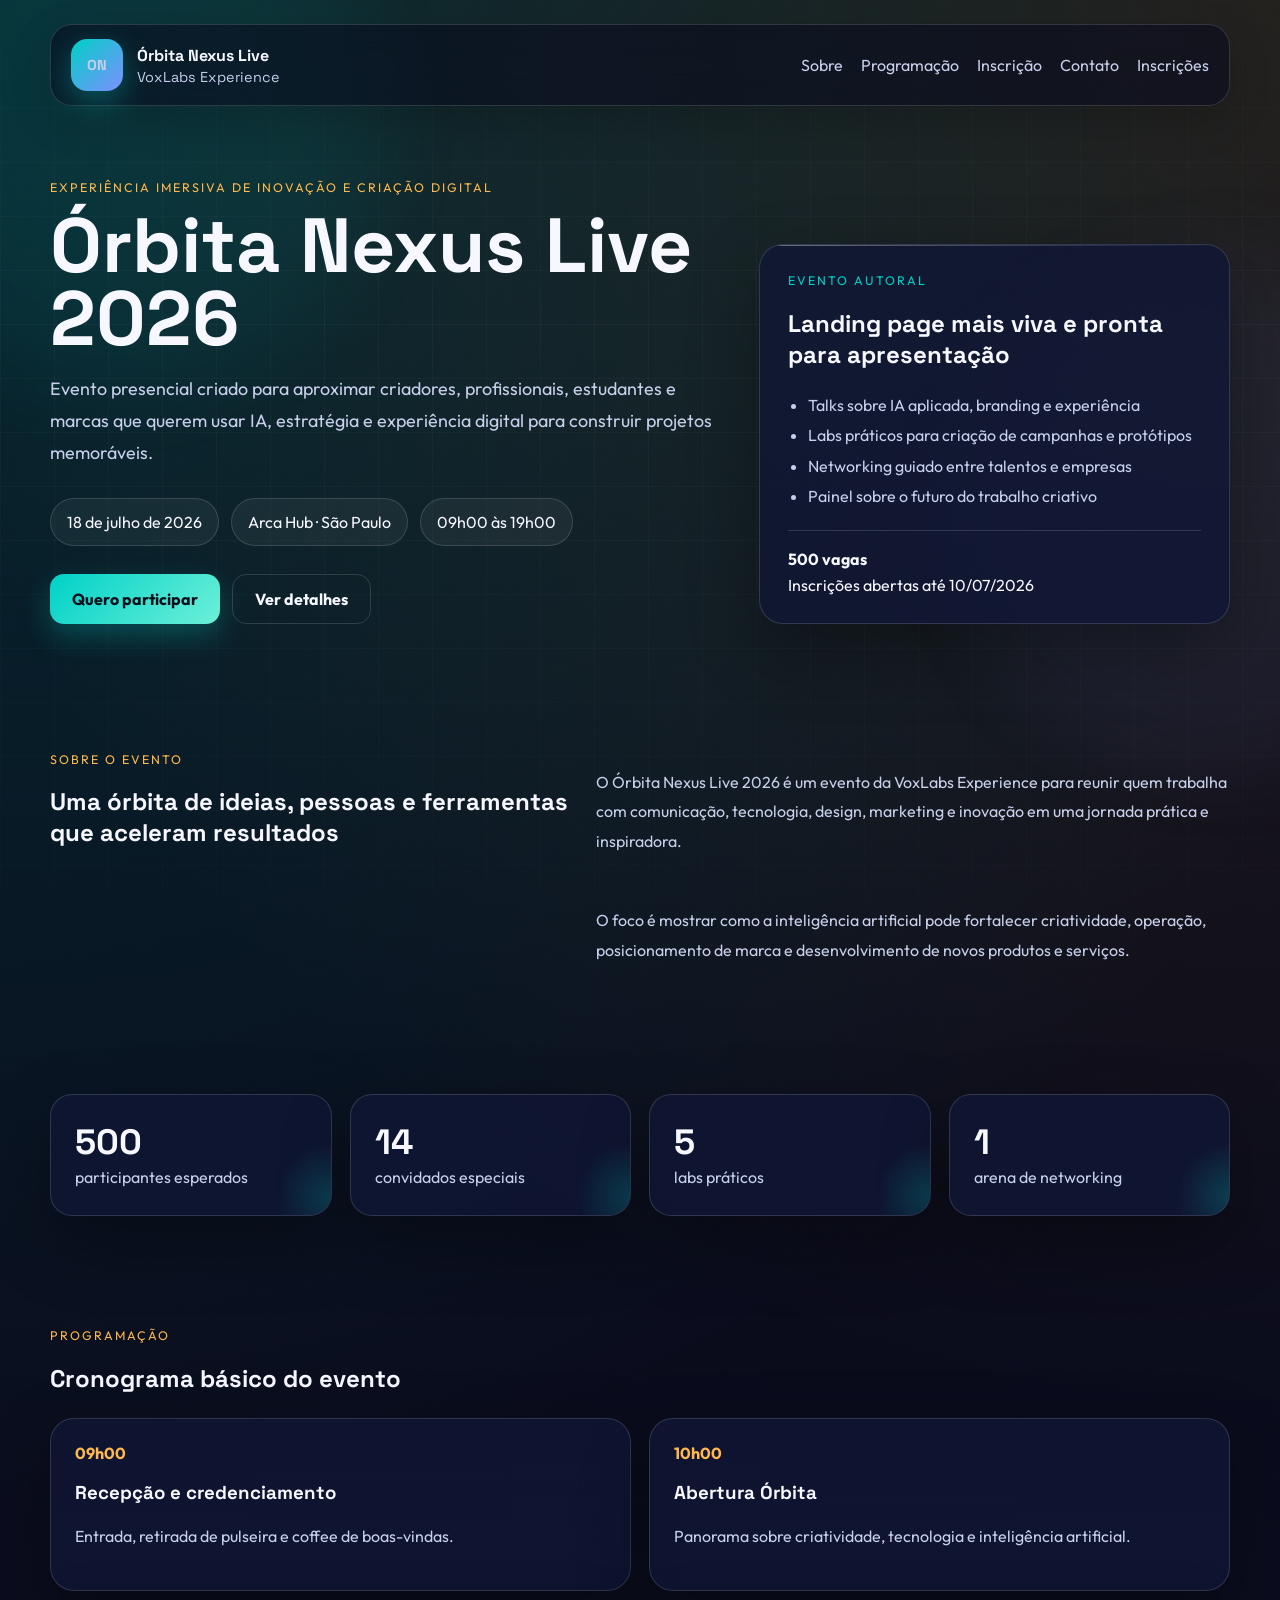
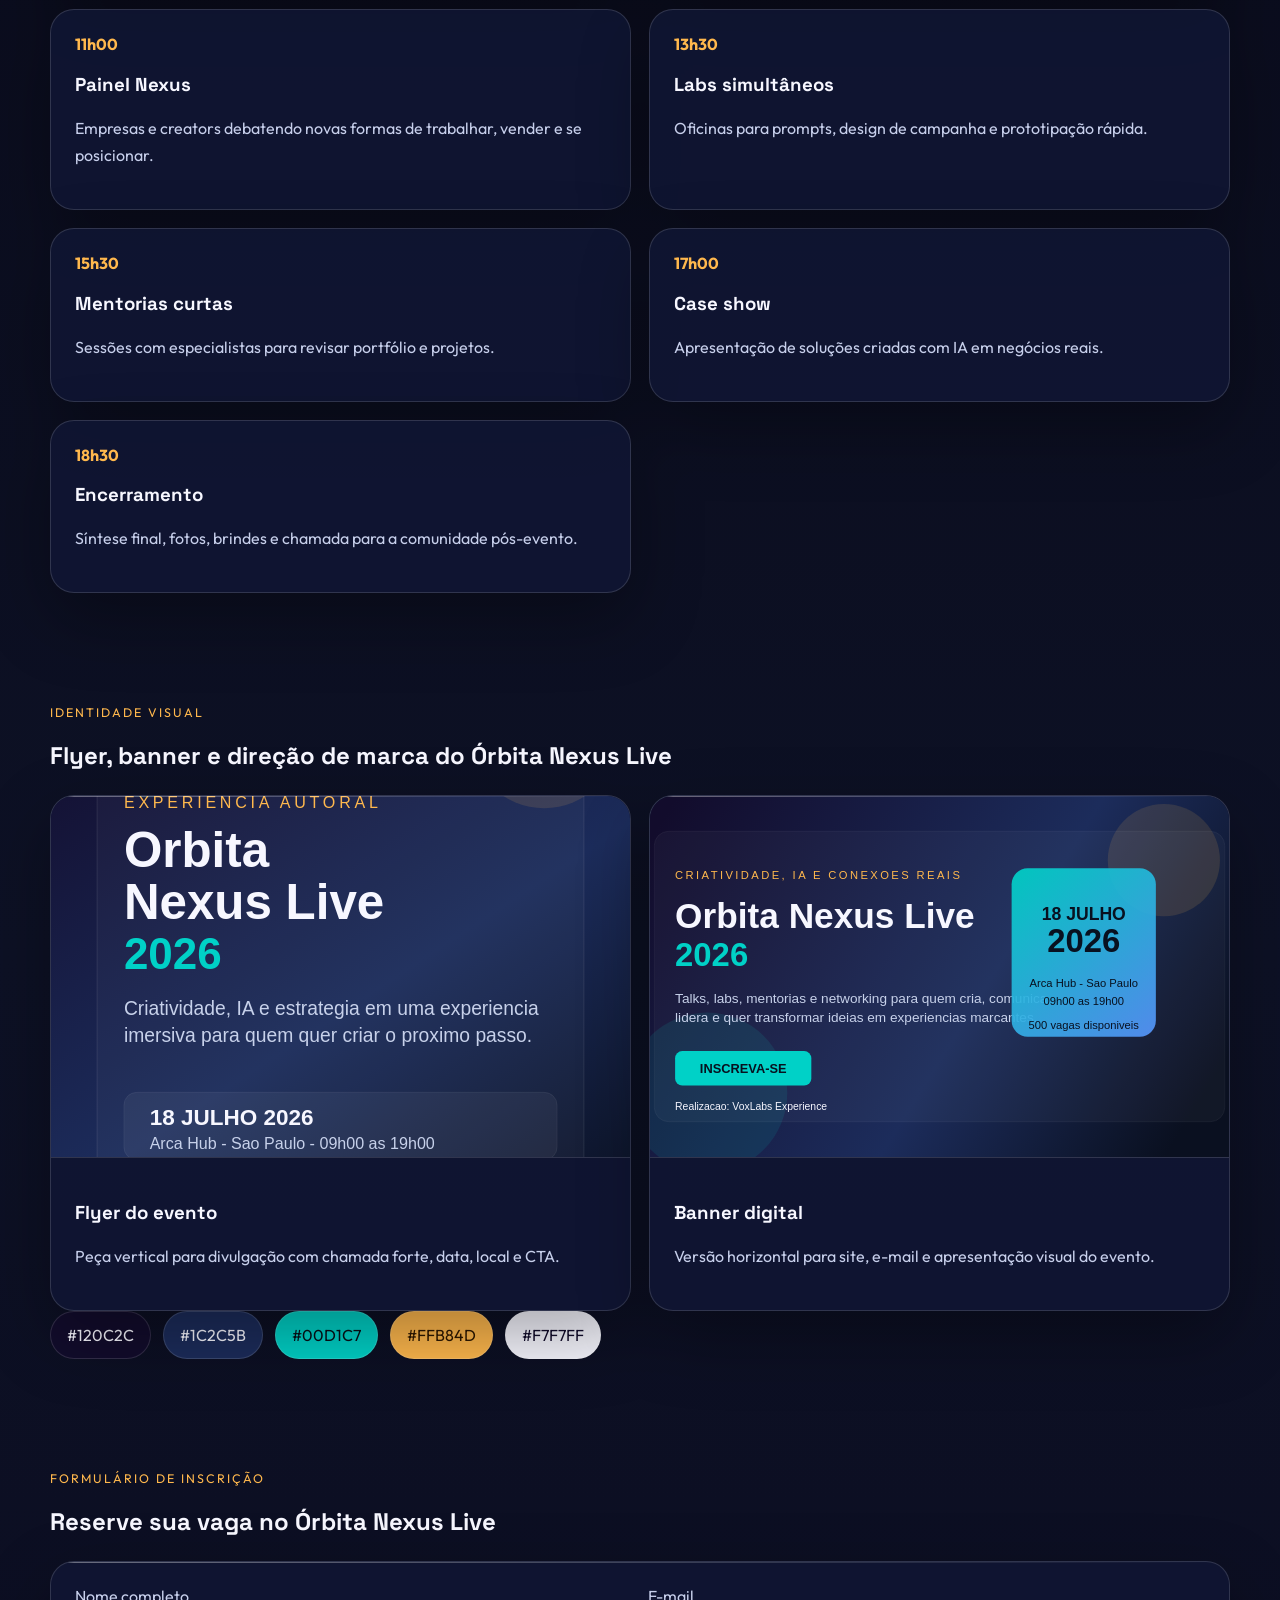
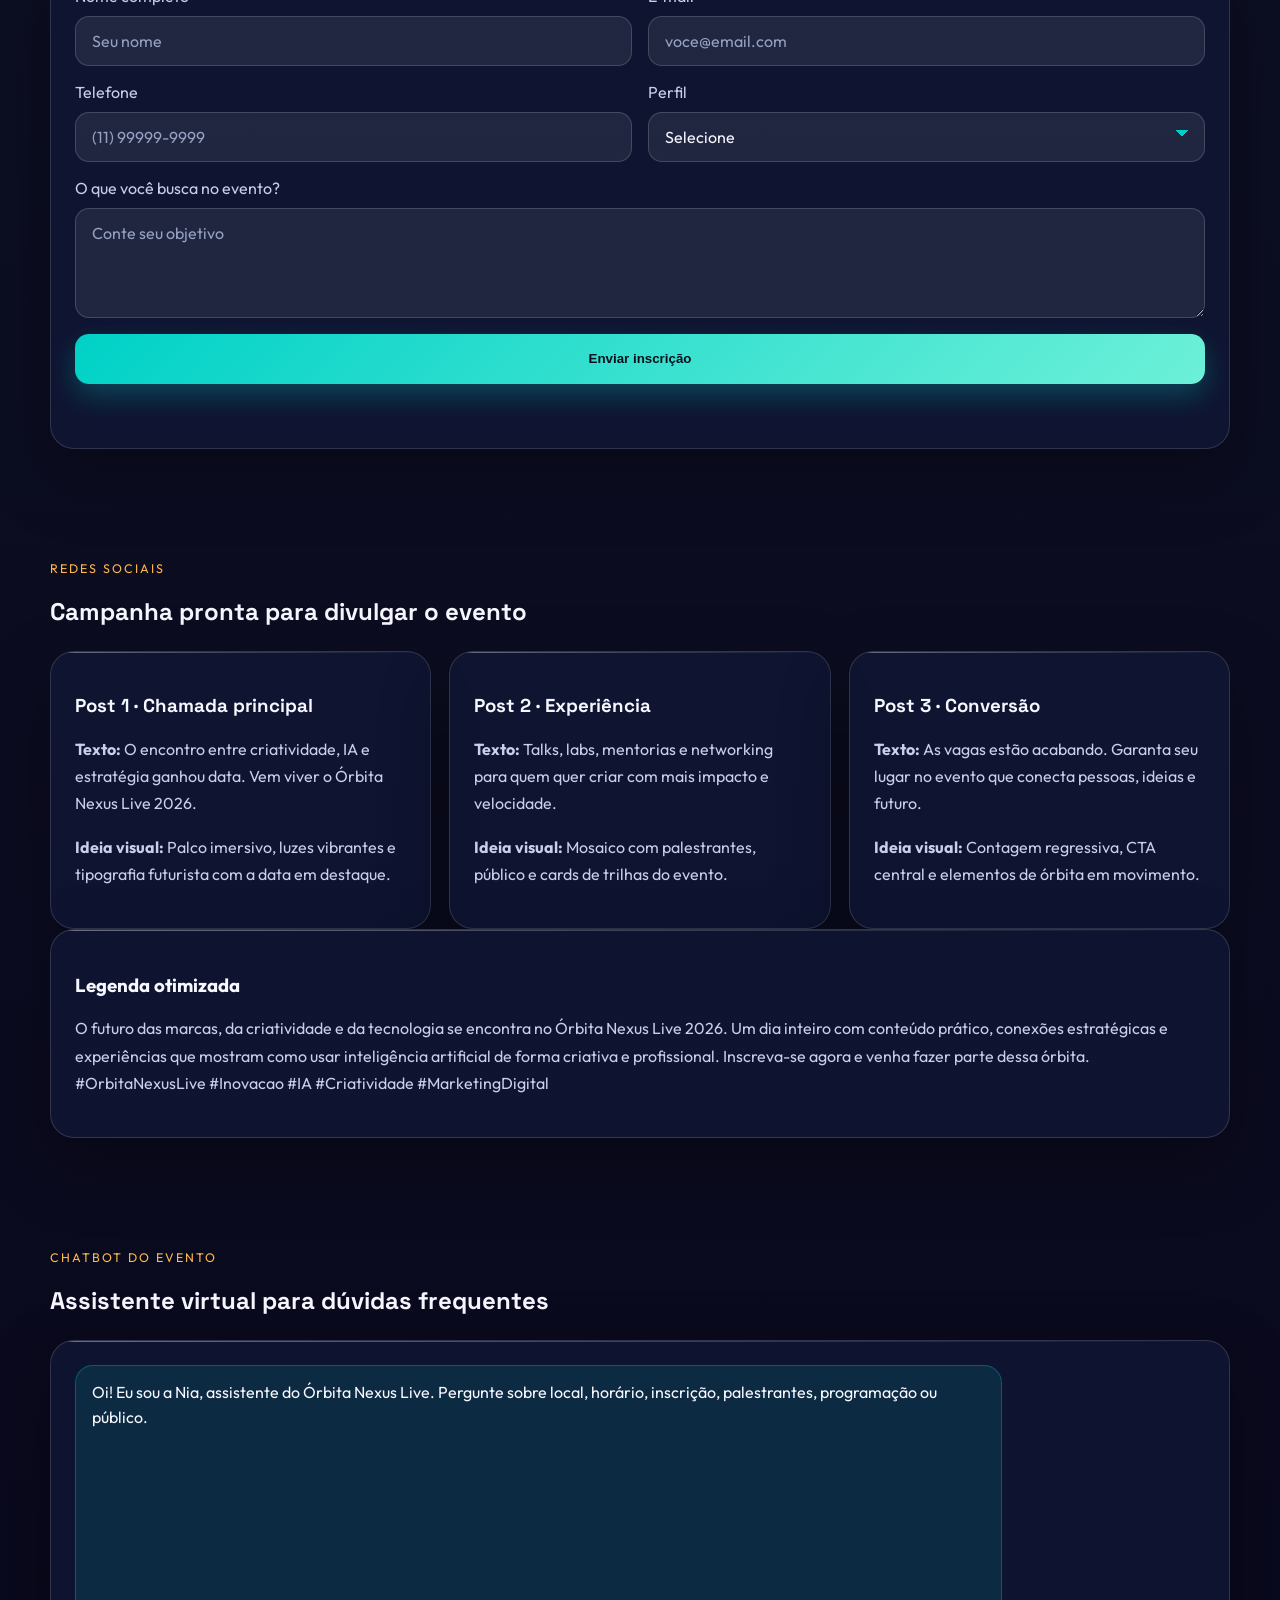
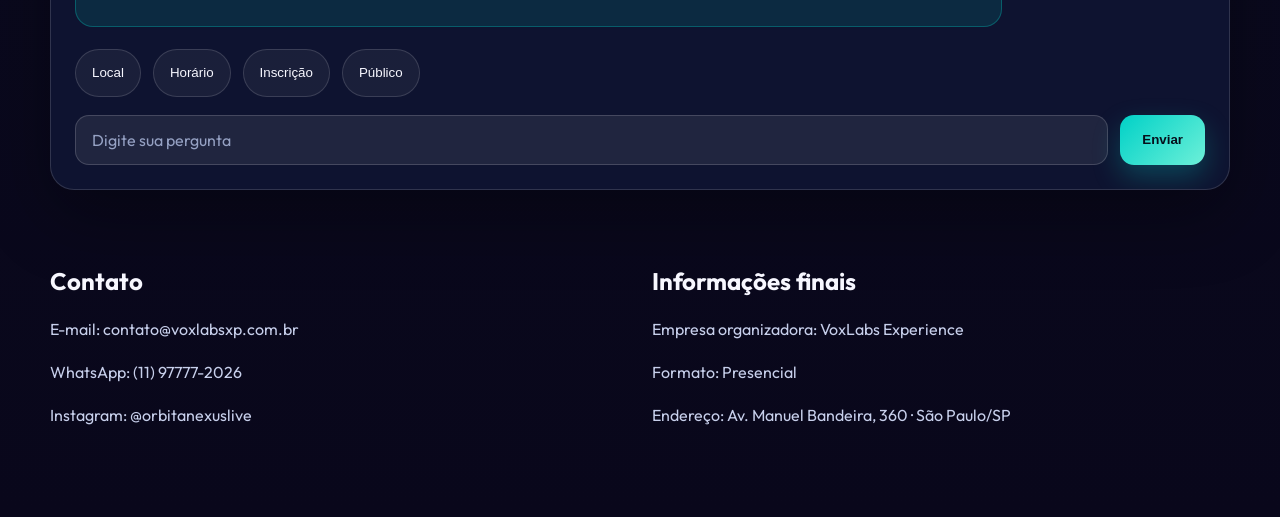
<file: index.html>
<!DOCTYPE html>
<html lang="pt-BR">
<head>
  <meta charset="UTF-8">
  <meta name="viewport" content="width=device-width, initial-scale=1.0">
  <title>Órbita Nexus Live 2026</title>
  <link rel="preconnect" href="https://fonts.googleapis.com">
  <link rel="preconnect" href="https://fonts.gstatic.com" crossorigin>
  <link href="https://fonts.googleapis.com/css2?family=Outfit:wght@300;400;500;600;700;800&family=Space+Grotesk:wght@400;500;700&display=swap" rel="stylesheet">
  <link rel="stylesheet" href="styles.css">
</head>
<body>
  <div class="page-glow page-glow-left"></div>
  <div class="page-glow page-glow-right"></div>

  <header class="hero" id="inicio">
    <nav class="nav">
      <div class="brand">
        <span class="brand-mark">ON</span>
        <div>
          <strong>Órbita Nexus Live</strong>
          <span>VoxLabs Experience</span>
        </div>
      </div>
      <div class="nav-links">
        <a href="#sobre">Sobre</a>
        <a href="#programacao">Programação</a>
        <a href="#inscricao">Inscrição</a>
        <a href="#contato">Contato</a>
        <a href="/admin.html">Inscrições</a>
      </div>
    </nav>

    <section class="hero-content">
      <div class="hero-copy reveal">
        <p class="eyebrow">Experiência imersiva de inovação e criação digital</p>
        <h1>Órbita Nexus Live 2026</h1>
        <p class="lead">
          Evento presencial criado para aproximar criadores, profissionais, estudantes e marcas
          que querem usar IA, estratégia e experiência digital para construir projetos memoráveis.
        </p>
        <div class="hero-meta">
          <span>18 de julho de 2026</span>
          <span>Arca Hub · São Paulo</span>
          <span>09h00 às 19h00</span>
        </div>
        <div class="hero-actions">
          <a class="button primary" href="#inscricao">Quero participar</a>
          <a class="button secondary" href="#sobre">Ver detalhes</a>
        </div>
      </div>

      <aside class="hero-card reveal reveal-delay">
        <div class="card-kicker">Evento autoral</div>
        <h2>Landing page mais viva e pronta para apresentação</h2>
        <ul>
          <li>Talks sobre IA aplicada, branding e experiência</li>
          <li>Labs práticos para criação de campanhas e protótipos</li>
          <li>Networking guiado entre talentos e empresas</li>
          <li>Painel sobre o futuro do trabalho criativo</li>
        </ul>
        <div class="hero-card-footer">
          <strong>500 vagas</strong>
          <span>Inscrições abertas até 10/07/2026</span>
        </div>
      </aside>
    </section>
  </header>

  <main>
    <section class="section split reveal" id="sobre">
      <div>
        <p class="section-tag">Sobre o evento</p>
        <h2>Uma órbita de ideias, pessoas e ferramentas que aceleram resultados</h2>
      </div>
      <div class="copy-stack">
        <p>
          O Órbita Nexus Live 2026 é um evento da VoxLabs Experience para reunir quem trabalha com
          comunicação, tecnologia, design, marketing e inovação em uma jornada prática e inspiradora.
        </p>
        <p>
          O foco é mostrar como a inteligência artificial pode fortalecer criatividade, operação,
          posicionamento de marca e desenvolvimento de novos produtos e serviços.
        </p>
      </div>
    </section>

    <section class="section metrics reveal">
      <article>
        <strong>500</strong>
        <span>participantes esperados</span>
      </article>
      <article>
        <strong>14</strong>
        <span>convidados especiais</span>
      </article>
      <article>
        <strong>5</strong>
        <span>labs práticos</span>
      </article>
      <article>
        <strong>1</strong>
        <span>arena de networking</span>
      </article>
    </section>

    <section class="section reveal" id="programacao">
      <div class="section-heading">
        <p class="section-tag">Programação</p>
        <h2>Cronograma básico do evento</h2>
      </div>
      <div class="schedule">
        <article><span>09h00</span><h3>Recepção e credenciamento</h3><p>Entrada, retirada de pulseira e coffee de boas-vindas.</p></article>
        <article><span>10h00</span><h3>Abertura Órbita</h3><p>Panorama sobre criatividade, tecnologia e inteligência artificial.</p></article>
        <article><span>11h00</span><h3>Painel Nexus</h3><p>Empresas e creators debatendo novas formas de trabalhar, vender e se posicionar.</p></article>
        <article><span>13h30</span><h3>Labs simultâneos</h3><p>Oficinas para prompts, design de campanha e prototipação rápida.</p></article>
        <article><span>15h30</span><h3>Mentorias curtas</h3><p>Sessões com especialistas para revisar portfólio e projetos.</p></article>
        <article><span>17h00</span><h3>Case show</h3><p>Apresentação de soluções criadas com IA em negócios reais.</p></article>
        <article><span>18h30</span><h3>Encerramento</h3><p>Síntese final, fotos, brindes e chamada para a comunidade pós-evento.</p></article>
      </div>
    </section>

    <section class="section showcase reveal">
      <div class="section-heading">
        <p class="section-tag">Identidade visual</p>
        <h2>Flyer, banner e direção de marca do Órbita Nexus Live</h2>
      </div>
      <div class="visual-grid">
        <article class="visual-card">
          <img src="assets/flyer-evento.svg" alt="Flyer do Órbita Nexus Live 2026">
          <div>
            <h3>Flyer do evento</h3>
            <p>Peça vertical para divulgação com chamada forte, data, local e CTA.</p>
          </div>
        </article>
        <article class="visual-card">
          <img src="assets/banner-digital.svg" alt="Banner do Órbita Nexus Live 2026">
          <div>
            <h3>Banner digital</h3>
            <p>Versão horizontal para site, e-mail e apresentação visual do evento.</p>
          </div>
        </article>
      </div>
      <div class="palette">
        <span style="background:#120c2c;">#120C2C</span>
        <span style="background:#1c2c5b;">#1C2C5B</span>
        <span style="background:#00d1c7; color:#081018;">#00D1C7</span>
        <span style="background:#ffb84d; color:#2e1800;">#FFB84D</span>
        <span style="background:#f7f7ff; color:#120c2c;">#F7F7FF</span>
      </div>
    </section>

    <section class="section form-section reveal" id="inscricao">
      <div class="section-heading">
        <p class="section-tag">Formulário de inscrição</p>
        <h2>Reserve sua vaga no Órbita Nexus Live</h2>
      </div>
      <form
        id="registration-form"
        class="registration-form"
        name="inscricao-orbita-nexus"
        method="POST"
      >
        <p class="hidden-field">
          <label>Não preencha este campo<input name="bot-field"></label>
        </p>
        <label>Nome completo<input type="text" name="nome" placeholder="Seu nome" required></label>
        <label>E-mail<input type="email" name="email" placeholder="voce@email.com" required></label>
        <label>Telefone<input type="tel" name="telefone" placeholder="(11) 99999-9999" required></label>
        <label>Perfil<select name="interesse" required><option value="">Selecione</option><option>Marketing e conteúdo</option><option>Design e experiência</option><option>Tecnologia e produto</option><option>Empreendedorismo</option></select></label>
        <label>O que você busca no evento?<textarea name="objetivo" rows="4" placeholder="Conte seu objetivo"></textarea></label>
        <button class="button primary" type="submit">Enviar inscrição</button>
        <p id="form-feedback" class="feedback" aria-live="polite"></p>
      </form>
    </section>

    <section class="section social-section reveal">
      <div class="section-heading">
        <p class="section-tag">Redes sociais</p>
        <h2>Campanha pronta para divulgar o evento</h2>
      </div>
      <div class="post-grid">
        <article class="post-card"><h3>Post 1 · Chamada principal</h3><p><strong>Texto:</strong> O encontro entre criatividade, IA e estratégia ganhou data. Vem viver o Órbita Nexus Live 2026.</p><p><strong>Ideia visual:</strong> Palco imersivo, luzes vibrantes e tipografia futurista com a data em destaque.</p></article>
        <article class="post-card"><h3>Post 2 · Experiência</h3><p><strong>Texto:</strong> Talks, labs, mentorias e networking para quem quer criar com mais impacto e velocidade.</p><p><strong>Ideia visual:</strong> Mosaico com palestrantes, público e cards de trilhas do evento.</p></article>
        <article class="post-card"><h3>Post 3 · Conversão</h3><p><strong>Texto:</strong> As vagas estão acabando. Garanta seu lugar no evento que conecta pessoas, ideias e futuro.</p><p><strong>Ideia visual:</strong> Contagem regressiva, CTA central e elementos de órbita em movimento.</p></article>
      </div>
      <div class="caption-box">
        <h3>Legenda otimizada</h3>
        <p>O futuro das marcas, da criatividade e da tecnologia se encontra no Órbita Nexus Live 2026. Um dia inteiro com conteúdo prático, conexões estratégicas e experiências que mostram como usar inteligência artificial de forma criativa e profissional. Inscreva-se agora e venha fazer parte dessa órbita. #OrbitaNexusLive #Inovacao #IA #Criatividade #MarketingDigital</p>
      </div>
    </section>

    <section class="section chatbot-section reveal" id="chatbot">
      <div class="section-heading">
        <p class="section-tag">Chatbot do evento</p>
        <h2>Assistente virtual para dúvidas frequentes</h2>
      </div>
      <div class="chatbot-shell">
        <div id="chat-window" class="chat-window">
          <div class="bot-message">Oi! Eu sou a Nia, assistente do Órbita Nexus Live. Pergunte sobre local, horário, inscrição, palestrantes, programação ou público.</div>
        </div>
        <div class="quick-questions">
          <button type="button" class="quick-chip" data-question="Qual é o local do evento?">Local</button>
          <button type="button" class="quick-chip" data-question="Qual é o horário do evento?">Horário</button>
          <button type="button" class="quick-chip" data-question="Como funciona a inscrição?">Inscrição</button>
          <button type="button" class="quick-chip" data-question="Quem pode participar?">Público</button>
        </div>
        <form id="chat-form" class="chat-form">
          <input id="chat-input" type="text" placeholder="Digite sua pergunta" autocomplete="off">
          <button class="button primary" type="submit">Enviar</button>
        </form>
      </div>
    </section>
  </main>

  <footer class="footer reveal" id="contato">
    <div>
      <h2>Contato</h2>
      <p>E-mail: contato@voxlabsxp.com.br</p>
      <p>WhatsApp: (11) 97777-2026</p>
      <p>Instagram: @orbitanexuslive</p>
    </div>
    <div>
      <h2>Informações finais</h2>
      <p>Empresa organizadora: VoxLabs Experience</p>
      <p>Formato: Presencial</p>
      <p>Endereço: Av. Manuel Bandeira, 360 · São Paulo/SP</p>
    </div>
  </footer>

  <script src="script.js"></script>
</body>
</html>
</file>
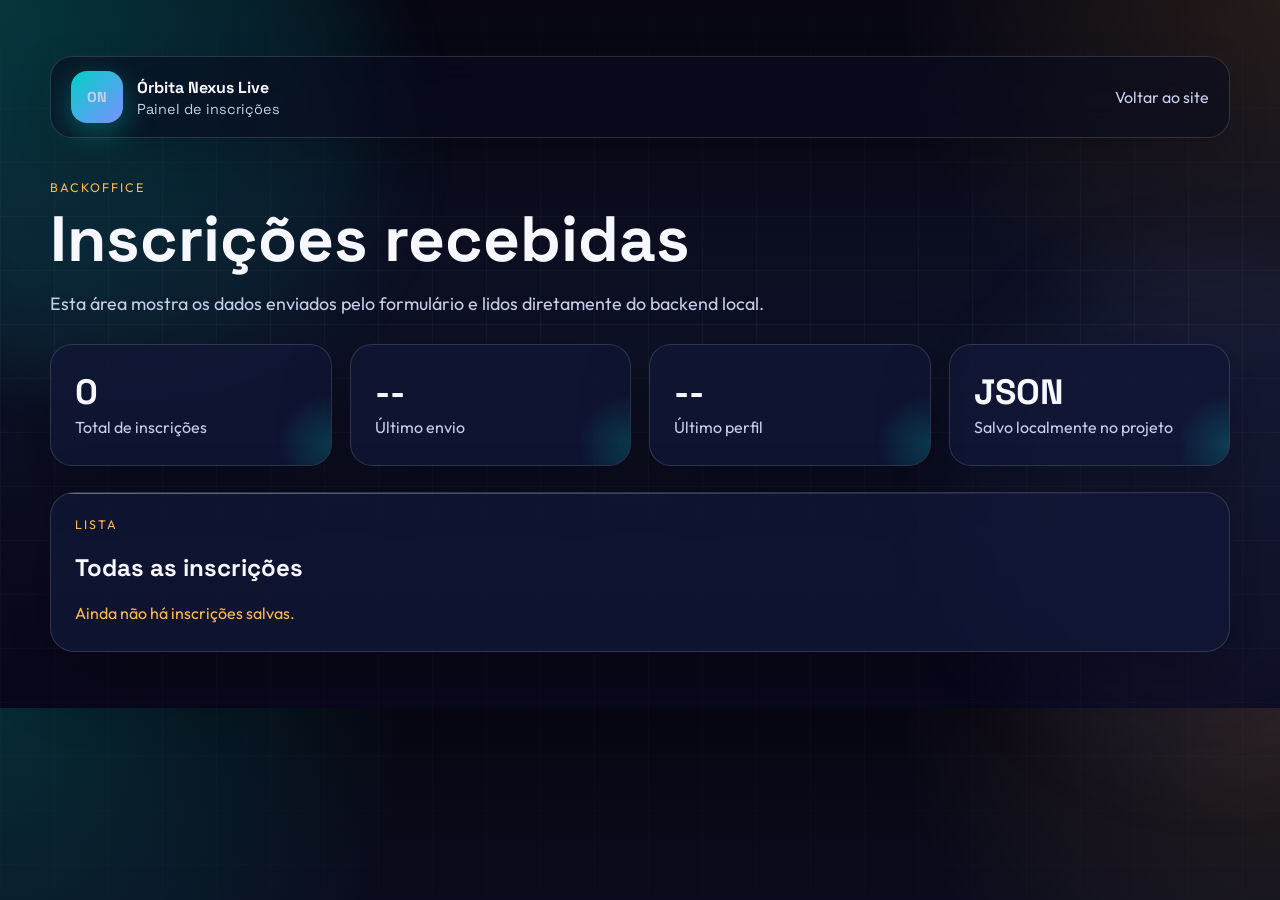
<file: admin.html>
<!DOCTYPE html>
<html lang="pt-BR">
<head>
  <meta charset="UTF-8">
  <meta name="viewport" content="width=device-width, initial-scale=1.0">
  <title>Inscrições · Órbita Nexus Live 2026</title>
  <link rel="preconnect" href="https://fonts.googleapis.com">
  <link rel="preconnect" href="https://fonts.gstatic.com" crossorigin>
  <link href="https://fonts.googleapis.com/css2?family=Outfit:wght@300;400;500;600;700;800&family=Space+Grotesk:wght@400;500;700&display=swap" rel="stylesheet">
  <link rel="stylesheet" href="styles.css">
</head>
<body>
  <div class="page-glow page-glow-left"></div>
  <div class="page-glow page-glow-right"></div>

  <main class="section">
    <nav class="nav">
      <div class="brand">
        <span class="brand-mark">ON</span>
        <div>
          <strong>Órbita Nexus Live</strong>
          <span>Painel de inscrições</span>
        </div>
      </div>
      <div class="nav-links">
        <a href="/index.html">Voltar ao site</a>
      </div>
    </nav>

    <section class="section-heading reveal" style="margin-top: 42px;">
      <p class="section-tag">Backoffice</p>
      <h1 style="font-size: clamp(2.2rem, 5vw, 4rem);">Inscrições recebidas</h1>
      <p class="lead">Esta área mostra os dados enviados pelo formulário e lidos diretamente do backend local.</p>
    </section>

    <section class="metrics reveal">
      <article>
        <strong id="total-inscricoes">0</strong>
        <span>Total de inscrições</span>
      </article>
      <article>
        <strong id="ultimo-envio">--</strong>
        <span>Último envio</span>
      </article>
      <article>
        <strong id="ultimo-perfil">--</strong>
        <span>Último perfil</span>
      </article>
      <article>
        <strong>JSON</strong>
        <span>Salvo localmente no projeto</span>
      </article>
    </section>

    <section class="chatbot-shell reveal" style="margin-top: 26px;">
      <div class="section-heading" style="margin-bottom: 16px;">
        <p class="section-tag">Lista</p>
        <h2>Todas as inscrições</h2>
      </div>
      <p id="admin-feedback" class="feedback">Carregando inscrições...</p>
      <div id="inscricoes-lista" class="admin-list"></div>
    </section>
  </main>

  <script>
    const API_BASE =
      window.location.protocol === "file:"
        ? "http://127.0.0.1:3000"
        : window.location.origin;
    const IS_LOCAL_SERVER =
      window.location.hostname === "127.0.0.1" ||
      window.location.hostname === "localhost";

    async function carregarInscricoes() {
      const feedback = document.getElementById("admin-feedback");
      const lista = document.getElementById("inscricoes-lista");
      const total = document.getElementById("total-inscricoes");
      const ultimoEnvio = document.getElementById("ultimo-envio");
      const ultimoPerfil = document.getElementById("ultimo-perfil");

      try {
        let inscricoes = [];

        if (IS_LOCAL_SERVER) {
          const response = await fetch(`${API_BASE}/api/inscricoes`);
          if (!response.ok) throw new Error("Falha ao buscar inscrições");
          inscricoes = await response.json();
        } else {
          inscricoes = JSON.parse(localStorage.getItem("orbitanexus_inscricoes") || "[]");
        }

        total.textContent = inscricoes.length;

        if (!inscricoes.length) {
          ultimoEnvio.textContent = "--";
          ultimoPerfil.textContent = "--";
          feedback.textContent = "Ainda não há inscrições salvas.";
          lista.innerHTML = "";
          return;
        }

        const ultima = inscricoes[0];
        ultimoEnvio.textContent = new Date(ultima.enviadoEm).toLocaleDateString("pt-BR");
        ultimoPerfil.textContent = ultima.interesse || "--";
        feedback.textContent = IS_LOCAL_SERVER
          ? `${inscricoes.length} inscrição(ões) encontrada(s).`
          : `${inscricoes.length} inscrição(ões) encontrada(s) neste navegador.`;

        lista.innerHTML = inscricoes.map((item) => `
          <article class="post-card">
            <h3>${item.nome}</h3>
            <p><strong>E-mail:</strong> ${item.email}</p>
            <p><strong>Telefone:</strong> ${item.telefone}</p>
            <p><strong>Perfil:</strong> ${item.interesse}</p>
            <p><strong>Objetivo:</strong> ${item.objetivo || "Não informado"}</p>
            <p><strong>Enviado em:</strong> ${new Date(item.enviadoEm).toLocaleString("pt-BR")}</p>
          </article>
        `).join("");
      } catch (error) {
        feedback.classList.add("is-error");
        feedback.textContent = IS_LOCAL_SERVER
          ? `Não foi possível carregar as inscrições. Verifique se http://127.0.0.1:3000 está aberto. Detalhe: ${error.message}`
          : `Não foi possível carregar as inscrições neste navegador. Detalhe: ${error.message}`;
      }
    }

    carregarInscricoes();
  </script>
</body>
</html>
</file>
<file: styles.css>
:root {
  --bg: #09071b;
  --bg-soft: #111633;
  --card: rgba(16, 23, 53, 0.82);
  --line: rgba(255, 255, 255, 0.14);
  --text: #f7f7ff;
  --muted: #c7cfeb;
  --accent: #00d1c7;
  --accent-2: #ffb84d;
  --accent-3: #7c8fff;
  --shadow: 0 26px 70px rgba(0, 0, 0, 0.32);
}

* {
  box-sizing: border-box;
}

html {
  scroll-behavior: smooth;
}

body {
  margin: 0;
  position: relative;
  overflow-x: hidden;
  color: var(--text);
  font-family: "Outfit", sans-serif;
  background:
    radial-gradient(circle at top left, rgba(0, 209, 199, 0.18), transparent 28%),
    radial-gradient(circle at top right, rgba(255, 184, 77, 0.12), transparent 26%),
    linear-gradient(180deg, #070612 0%, #0d1125 48%, #09071b 100%);
}

body::before {
  content: "";
  position: fixed;
  inset: 0;
  background-image:
    linear-gradient(rgba(255, 255, 255, 0.03) 1px, transparent 1px),
    linear-gradient(90deg, rgba(255, 255, 255, 0.03) 1px, transparent 1px);
  background-size: 54px 54px;
  mask-image: linear-gradient(180deg, rgba(0, 0, 0, 0.2), #000 35%, rgba(0, 0, 0, 0.3));
  pointer-events: none;
}

img {
  display: block;
  max-width: 100%;
}

a {
  color: inherit;
  text-decoration: none;
}

.page-glow {
  position: fixed;
  z-index: -1;
  width: 32rem;
  height: 32rem;
  border-radius: 50%;
  filter: blur(50px);
  opacity: 0.32;
  animation: floatGlow 11s ease-in-out infinite;
}

.page-glow-left {
  top: -8rem;
  left: -8rem;
  background: rgba(0, 209, 199, 0.22);
}

.page-glow-right {
  top: 16rem;
  right: -12rem;
  background: rgba(124, 143, 255, 0.22);
  animation-delay: -4s;
}

.hero,
.section,
.footer {
  width: min(1180px, calc(100% - 32px));
  margin: 0 auto;
}

.hero {
  padding: 24px 0 72px;
}

.nav {
  display: flex;
  align-items: center;
  justify-content: space-between;
  gap: 18px;
  padding: 14px 20px;
  border: 1px solid var(--line);
  border-radius: 22px;
  background: rgba(9, 12, 30, 0.58);
  backdrop-filter: blur(16px);
  box-shadow: 0 14px 40px rgba(0, 0, 0, 0.18);
}

.brand {
  display: flex;
  align-items: center;
  gap: 14px;
}

.brand strong,
.brand span,
.hero-card h2,
.section h2,
.post-card h3,
.visual-card h3,
h1,
.metrics strong,
.schedule h3 {
  font-family: "Space Grotesk", sans-serif;
}

.brand > div {
  display: grid;
  gap: 2px;
}

.brand span {
  color: var(--muted);
  font-size: 0.9rem;
}

.brand-mark {
  display: inline-grid;
  place-items: center;
  width: 52px;
  height: 52px;
  border-radius: 16px;
  background: linear-gradient(135deg, var(--accent), var(--accent-3));
  color: #07111f;
  font-weight: 800;
  box-shadow: 0 10px 30px rgba(0, 209, 199, 0.35);
}

.nav-links {
  display: flex;
  flex-wrap: wrap;
  gap: 18px;
  color: var(--muted);
}

.nav-links a {
  position: relative;
  transition: color 0.25s ease;
}

.nav-links a::after {
  content: "";
  position: absolute;
  left: 0;
  bottom: -4px;
  width: 100%;
  height: 2px;
  transform: scaleX(0);
  transform-origin: left;
  background: linear-gradient(90deg, var(--accent), var(--accent-2));
  transition: transform 0.25s ease;
}

.nav-links a:hover,
.nav-links a:focus-visible {
  color: var(--text);
}

.nav-links a:hover::after,
.nav-links a:focus-visible::after {
  transform: scaleX(1);
}

.hero-content {
  display: grid;
  grid-template-columns: 1.3fr 0.9fr;
  gap: 28px;
  align-items: end;
  padding-top: 74px;
}

.eyebrow,
.section-tag,
.card-kicker {
  margin: 0 0 14px;
  text-transform: uppercase;
  letter-spacing: 0.16em;
  font-size: 0.78rem;
}

.eyebrow,
.section-tag {
  color: var(--accent-2);
}

.card-kicker {
  color: var(--accent);
}

h1 {
  margin: 0;
  font-size: clamp(3rem, 6vw, 5.8rem);
  line-height: 0.95;
}

.lead {
  max-width: 720px;
  font-size: 1.12rem;
  line-height: 1.8;
  color: var(--muted);
}

.hero-meta,
.hero-actions,
.palette,
.quick-questions {
  display: flex;
  flex-wrap: wrap;
  gap: 12px;
}

.hero-meta {
  margin: 28px 0;
}

.hero-meta span,
.palette span,
.quick-chip {
  display: inline-flex;
  align-items: center;
  justify-content: center;
  min-height: 48px;
  padding: 10px 16px;
  border-radius: 999px;
  border: 1px solid var(--line);
  background: rgba(255, 255, 255, 0.05);
}

.button {
  display: inline-flex;
  align-items: center;
  justify-content: center;
  min-height: 50px;
  padding: 0 22px;
  border: none;
  border-radius: 14px;
  font-weight: 700;
  cursor: pointer;
  transition: transform 0.22s ease, box-shadow 0.22s ease, background 0.22s ease;
}

.button:hover,
.button:focus-visible {
  transform: translateY(-2px);
}

.primary {
  background: linear-gradient(135deg, var(--accent), #6df0d8);
  color: #06101c;
  box-shadow: 0 12px 28px rgba(0, 209, 199, 0.26);
}

.secondary {
  border: 1px solid var(--line);
  background: transparent;
  color: var(--text);
}

.hero-card,
.visual-card,
.post-card,
.caption-box,
.registration-form,
.chatbot-shell,
.schedule article,
.metrics article {
  border: 1px solid var(--line);
  background: var(--card);
  box-shadow: var(--shadow);
}

.hero-card,
.visual-card,
.post-card,
.caption-box,
.registration-form,
.chatbot-shell,
.schedule article {
  border-radius: 24px;
}

.hero-card {
  position: relative;
  overflow: hidden;
  padding: 28px;
}

.hero-card::before,
.visual-card::before,
.post-card::before,
.caption-box::before,
.chatbot-shell::before,
.registration-form::before {
  content: "";
  position: absolute;
  inset: 0 auto auto 0;
  width: 100%;
  height: 1px;
  background: linear-gradient(90deg, rgba(255, 255, 255, 0.38), transparent);
}

.hero-card ul {
  padding-left: 20px;
  color: var(--muted);
  line-height: 1.9;
}

.hero-card-footer {
  display: grid;
  gap: 6px;
  margin-top: 18px;
  padding-top: 18px;
  border-top: 1px solid var(--line);
}

.section {
  padding: 56px 0;
}

.split {
  display: grid;
  grid-template-columns: 0.9fr 1.1fr;
  gap: 28px;
  align-items: start;
}

.copy-stack {
  display: grid;
  gap: 18px;
  color: var(--muted);
  line-height: 1.85;
}

.metrics {
  display: grid;
  grid-template-columns: repeat(4, 1fr);
  gap: 18px;
}

.metrics article {
  position: relative;
  overflow: hidden;
  padding: 24px;
  border-radius: 22px;
  transition: transform 0.25s ease, border-color 0.25s ease;
}

.metrics article:hover {
  transform: translateY(-4px);
  border-color: rgba(0, 209, 199, 0.38);
}

.metrics article::after {
  content: "";
  position: absolute;
  inset: auto -20% -30% auto;
  width: 110px;
  height: 110px;
  background: radial-gradient(circle, rgba(0, 209, 199, 0.22), transparent 68%);
}

.metrics strong {
  display: block;
  font-size: 2.2rem;
}

.metrics span,
.schedule p,
.visual-card p,
.post-card p,
.caption-box p,
.footer p {
  color: var(--muted);
  line-height: 1.7;
}

.section-heading {
  max-width: 760px;
  margin-bottom: 24px;
}

.schedule {
  display: grid;
  grid-template-columns: repeat(2, minmax(0, 1fr));
  gap: 18px;
}

.schedule article {
  padding: 24px;
  transition: transform 0.25s ease, border-color 0.25s ease;
}

.schedule article:hover {
  transform: translateY(-4px);
  border-color: rgba(124, 143, 255, 0.42);
}

.schedule span {
  color: var(--accent-2);
  font-weight: 700;
}

.visual-grid,
.post-grid {
  display: grid;
  gap: 18px;
}

.visual-grid {
  grid-template-columns: repeat(2, minmax(0, 1fr));
}

.post-grid {
  grid-template-columns: repeat(3, minmax(0, 1fr));
}

.visual-card,
.post-card,
.caption-box {
  position: relative;
  overflow: hidden;
}

.visual-card {
  transition: transform 0.28s ease, border-color 0.28s ease;
}

.visual-card:hover {
  transform: translateY(-6px);
  border-color: rgba(0, 209, 199, 0.4);
}

.visual-card img {
  width: 100%;
  aspect-ratio: 16 / 10;
  object-fit: cover;
  border-bottom: 1px solid var(--line);
}

.visual-card div,
.post-card,
.caption-box,
.chatbot-shell,
.registration-form {
  padding: 24px;
}

.registration-form,
.chatbot-shell {
  position: relative;
  overflow: hidden;
}

.registration-form {
  display: grid;
  grid-template-columns: repeat(2, minmax(0, 1fr));
  gap: 16px;
}

.registration-form label {
  display: grid;
  gap: 10px;
  color: var(--muted);
}

.registration-form label:last-of-type,
.registration-form button,
.feedback {
  grid-column: 1 / -1;
}

.hidden-field {
  position: absolute;
  left: -9999px;
  opacity: 0;
  pointer-events: none;
}

input,
select,
textarea {
  width: 100%;
  border: 1px solid rgba(255, 255, 255, 0.16);
  border-radius: 14px;
  padding: 14px 16px;
  background: rgba(255, 255, 255, 0.08);
  color: var(--text);
  font: inherit;
  outline: none;
  transition: border-color 0.22s ease, box-shadow 0.22s ease, background 0.22s ease;
}

input:focus,
select:focus,
textarea:focus {
  border-color: rgba(0, 209, 199, 0.65);
  box-shadow: 0 0 0 4px rgba(0, 209, 199, 0.12);
  background: rgba(255, 255, 255, 0.11);
}

select {
  appearance: none;
  background-image:
    linear-gradient(45deg, transparent 50%, var(--accent) 50%),
    linear-gradient(135deg, var(--accent) 50%, transparent 50%);
  background-position:
    calc(100% - 22px) calc(50% - 4px),
    calc(100% - 16px) calc(50% - 4px);
  background-size: 6px 6px, 6px 6px;
  background-repeat: no-repeat;
}

select option {
  color: #0d1125;
  background: #f7f7ff;
}

input::placeholder,
textarea::placeholder {
  color: #95a1c3;
}

.feedback {
  min-height: 24px;
  margin: 0;
  color: var(--accent-2);
}

.feedback.is-error {
  color: #ff8a8a;
}

.post-card {
  transition: transform 0.25s ease, border-color 0.25s ease;
}

.post-card:hover {
  transform: translateY(-4px);
  border-color: rgba(255, 184, 77, 0.4);
}

.chat-window {
  display: grid;
  gap: 12px;
  min-height: 280px;
  max-height: 360px;
  overflow: auto;
  padding-bottom: 18px;
}

.quick-questions {
  margin: 4px 0 18px;
}

.quick-chip {
  color: var(--text);
  cursor: pointer;
  transition: transform 0.2s ease, border-color 0.2s ease, background 0.2s ease;
}

.quick-chip:hover,
.quick-chip:focus-visible {
  transform: translateY(-1px);
  border-color: rgba(0, 209, 199, 0.5);
  background: rgba(0, 209, 199, 0.1);
}

.bot-message,
.user-message {
  max-width: 82%;
  padding: 14px 16px;
  border-radius: 18px;
  line-height: 1.6;
  animation: messagePop 0.25s ease;
}

.bot-message {
  justify-self: start;
  background: rgba(0, 209, 199, 0.12);
  border: 1px solid rgba(0, 209, 199, 0.3);
}

.user-message {
  justify-self: end;
  background: rgba(255, 255, 255, 0.08);
  border: 1px solid rgba(255, 255, 255, 0.12);
}

.chat-form {
  display: grid;
  grid-template-columns: 1fr auto;
  gap: 12px;
}

.footer {
  display: grid;
  grid-template-columns: repeat(2, minmax(0, 1fr));
  gap: 24px;
  padding: 0 0 72px;
}

.reveal {
  opacity: 0;
  transform: translateY(24px);
  animation: revealUp 0.7s ease forwards;
}

.reveal-delay {
  animation-delay: 0.14s;
}

@keyframes revealUp {
  to {
    opacity: 1;
    transform: translateY(0);
  }
}

@keyframes floatGlow {
  0%, 100% {
    transform: translate3d(0, 0, 0) scale(1);
  }
  50% {
    transform: translate3d(0, 22px, 0) scale(1.05);
  }
}

@keyframes messagePop {
  from {
    opacity: 0;
    transform: translateY(6px) scale(0.98);
  }
  to {
    opacity: 1;
    transform: translateY(0) scale(1);
  }
}

@media (max-width: 980px) {
  .hero-content,
  .split,
  .metrics,
  .schedule,
  .visual-grid,
  .post-grid,
  .footer,
  .registration-form {
    grid-template-columns: 1fr;
  }

  .hero-content {
    padding-top: 52px;
  }
}

@media (max-width: 720px) {
  .hero,
  .section,
  .footer {
    width: min(100% - 20px, 1180px);
  }

  .nav {
    flex-direction: column;
    align-items: flex-start;
  }

  .nav-links {
    gap: 14px;
  }

  h1 {
    font-size: clamp(2.6rem, 13vw, 4rem);
  }

  .hero-card,
  .registration-form,
  .chatbot-shell,
  .post-card,
  .caption-box,
  .visual-card div,
  .schedule article {
    padding: 20px;
  }

  .hero-meta span,
  .palette span,
  .quick-chip {
    width: 100%;
    justify-content: flex-start;
  }

  .hero-actions .button,
  .chat-form .button {
    width: 100%;
  }

  .chat-form {
    grid-template-columns: 1fr;
  }
}

@media (max-width: 520px) {
  .section {
    padding: 44px 0;
  }

  .brand-mark {
    width: 46px;
    height: 46px;
  }

  .hero-content {
    gap: 20px;
  }

  .bot-message,
  .user-message {
    max-width: 92%;
  }
}
</file>
